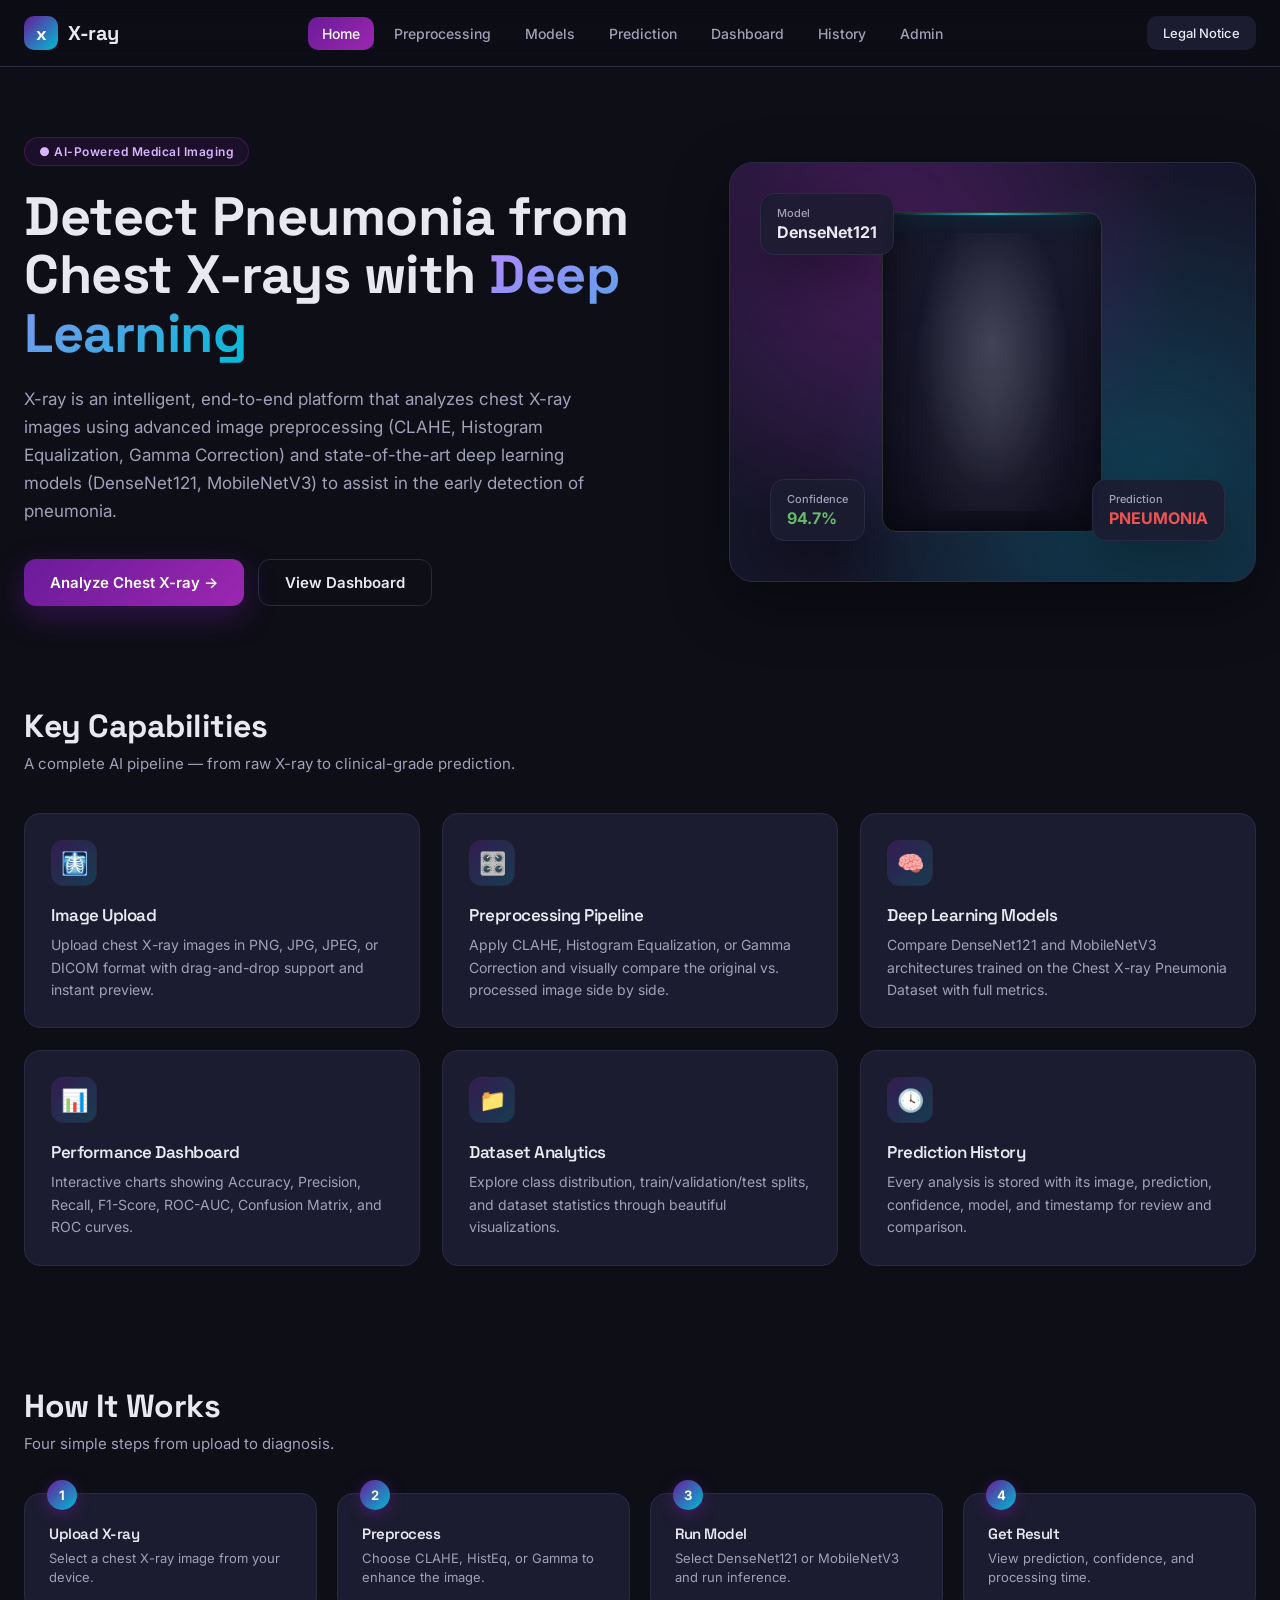
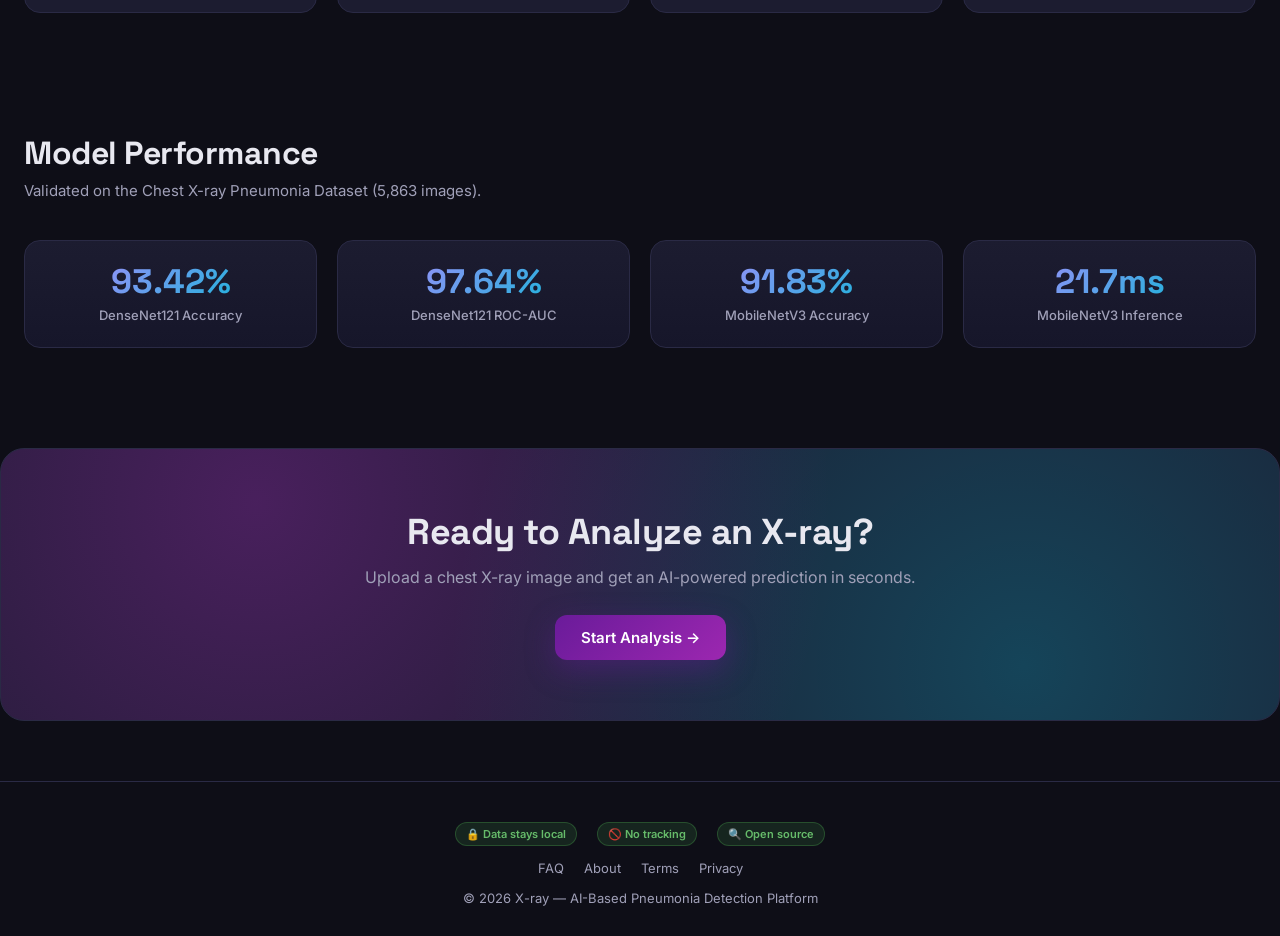
<file: x-ray/templates/index.html>
<!DOCTYPE html>
<html lang="en">

<head>
    <meta charset="utf-8">
    <title>X-ray </title>
    <meta name="viewport" content="width=device-width, initial-scale=1">
    <meta name="description" content="AI-powered pneumonia detection and chest X-ray analysis platform.">

    <link rel="preconnect" href="https://fonts.googleapis.com">
    <link rel="preconnect" href="https://fonts.gstatic.com" crossorigin>
    <link href="https://fonts.googleapis.com/css2?family=Inter:wght@300;400;500;600;700;800&family=Space+Grotesk:wght@500;700&display=swap" rel="stylesheet">

    <style>
        :root {
            --primary: #6a1b9a;
            --primary-light: #9c27b0;
            --primary-dark: #4a148c;
            --accent: #00bcd4;
            --success: #4caf50;
            --danger: #f44336;
            --bg: #0e0e17;
            --bg-soft: #16162a;
            --bg-card: #1c1c30;
            --text: #e8e8f0;
            --text-soft: #a0a0b8;
            --border: #2a2a45;
            --shadow: 0 20px 60px rgba(0, 0, 0, 0.4);
            --radius: 16px;
        }

        * { box-sizing: border-box; }

        html, body {
            margin: 0;
            padding: 0;
            font-family: 'Inter', sans-serif;
            background: var(--bg);
            color: var(--text);
            min-height: 100vh;
            scroll-behavior: smooth;
        }

        h1, h2, h3, h4, .brand {
            font-family: 'Space Grotesk', 'Inter', sans-serif;
            letter-spacing: -0.5px;
        }

        a { color: var(--accent); text-decoration: none; }
        a:hover { text-decoration: underline; }

        /* ---------- NAVBAR ---------- */
        .navbar {
            position: sticky;
            top: 0;
            z-index: 100;
            background: rgba(14, 14, 23, 0.85);
            backdrop-filter: blur(14px);
            border-bottom: 1px solid var(--border);
        }

        .navbar-inner {
            max-width: 1300px;
            margin: 0 auto;
            padding: 16px 24px;
            display: flex;
            align-items: center;
            justify-content: space-between;
            gap: 20px;
            flex-wrap: wrap;
        }

        .brand {
            display: flex;
            align-items: center;
            gap: 10px;
            font-size: 20px;
            font-weight: 700;
            color: var(--text);
        }

        .brand-logo {
            width: 34px;
            height: 34px;
            border-radius: 10px;
            background: linear-gradient(135deg, var(--primary), var(--accent));
            display: flex;
            align-items: center;
            justify-content: center;
            font-size: 18px;
            font-weight: 800;
            color: white;
        }

        .nav-links {
            display: flex;
            gap: 6px;
            flex-wrap: wrap;
        }

        .nav-links a {
            padding: 8px 14px;
            border-radius: 10px;
            font-size: 14px;
            font-weight: 500;
            color: var(--text-soft);
            transition: all 0.2s;
        }

        .nav-links a:hover {
            background: var(--bg-card);
            color: var(--text);
            text-decoration: none;
        }

        .nav-links a.active {
            background: linear-gradient(135deg, var(--primary), var(--primary-light));
            color: white;
        }

        .nav-btn {
            padding: 9px 16px;
            border-radius: 10px;
            border: none;
            background: var(--bg-card);
            color: var(--text);
            font-size: 13px;
            font-weight: 500;
            cursor: pointer;
            font-family: inherit;
            transition: all 0.2s;
        }

        .nav-btn:hover {
            background: var(--border);
        }

        /* ---------- HERO ---------- */
        .hero {
            max-width: 1300px;
            margin: 0 auto;
            padding: 70px 24px 40px;
            display: grid;
            grid-template-columns: 1.1fr 0.9fr;
            gap: 60px;
            align-items: center;
        }

        .hero-badge {
            display: inline-flex;
            align-items: center;
            gap: 8px;
            padding: 6px 14px;
            border-radius: 999px;
            background: rgba(106, 27, 154, 0.15);
            border: 1px solid rgba(156, 39, 176, 0.3);
            color: #d8b4ff;
            font-size: 12px;
            font-weight: 600;
            margin-bottom: 22px;
            letter-spacing: 0.5px;
        }

        .hero h1 {
            font-size: 54px;
            line-height: 1.08;
            margin: 0 0 22px;
            font-weight: 800;
        }

        .hero h1 .grad {
            background: linear-gradient(135deg, #b388ff, #00bcd4);
            -webkit-background-clip: text;
            -webkit-text-fill-color: transparent;
            background-clip: text;
        }

        .hero p.lead {
            font-size: 17px;
            color: var(--text-soft);
            line-height: 1.65;
            margin: 0 0 34px;
            max-width: 560px;
        }

        .hero-actions {
            display: flex;
            gap: 14px;
            flex-wrap: wrap;
        }

        .btn {
            padding: 13px 26px;
            border-radius: 12px;
            font-size: 15px;
            font-weight: 600;
            border: none;
            cursor: pointer;
            font-family: inherit;
            transition: all 0.2s;
            display: inline-flex;
            align-items: center;
            gap: 8px;
        }

        .btn-primary {
            background: linear-gradient(135deg, var(--primary), var(--primary-light));
            color: white;
            box-shadow: 0 10px 30px rgba(106, 27, 154, 0.4);
        }

        .btn-primary:hover {
            transform: translateY(-2px);
            box-shadow: 0 14px 40px rgba(106, 27, 154, 0.55);
            text-decoration: none;
            color: white;
        }

        .btn-ghost {
            background: transparent;
            color: var(--text);
            border: 1px solid var(--border);
        }

        .btn-ghost:hover {
            background: var(--bg-card);
            text-decoration: none;
            color: var(--text);
        }

        /* ---------- HERO VISUAL ---------- */
        .hero-visual {
            position: relative;
            height: 420px;
            border-radius: 24px;
            background: radial-gradient(circle at 30% 20%, rgba(156, 39, 176, 0.35), transparent 60%),
                        radial-gradient(circle at 80% 80%, rgba(0, 188, 212, 0.25), transparent 60%),
                        var(--bg-soft);
            border: 1px solid var(--border);
            overflow: hidden;
            box-shadow: var(--shadow);
            display: flex;
            align-items: center;
            justify-content: center;
        }

        .xray-mock {
            width: 220px;
            height: 320px;
            border-radius: 14px;
            background: linear-gradient(180deg, #1b1b30 0%, #101020 100%);
            border: 1px solid #333;
            position: relative;
            overflow: hidden;
            box-shadow: inset 0 0 40px rgba(0,0,0,0.6);
        }

        .xray-mock::before {
            content: "";
            position: absolute;
            inset: 20px;
            border-radius: 10px;
            background: radial-gradient(ellipse at 50% 40%, rgba(200,200,220,0.20), transparent 60%),
                        radial-gradient(ellipse at 50% 65%, rgba(180,180,200,0.12), transparent 70%);
        }

        .scan-line {
            position: absolute;
            left: 0;
            right: 0;
            height: 2px;
            background: linear-gradient(90deg, transparent, var(--accent), transparent);
            animation: scan 2.6s linear infinite;
            box-shadow: 0 0 20px var(--accent);
        }

        @keyframes scan {
            0%   { top: 10%; }
            50%  { top: 90%; }
            100% { top: 10%; }
        }

        .floating-card {
            position: absolute;
            background: rgba(28, 28, 48, 0.9);
            backdrop-filter: blur(10px);
            border: 1px solid var(--border);
            border-radius: 14px;
            padding: 12px 16px;
            font-size: 12px;
            font-weight: 600;
            box-shadow: var(--shadow);
        }

        .floating-card .label {
            color: var(--text-soft);
            font-weight: 500;
            font-size: 11px;
            display: block;
            margin-bottom: 2px;
        }

        .floating-card .value {
            font-size: 16px;
            font-weight: 700;
        }

        .fc-1 { top: 30px; left: 30px; }
        .fc-2 { bottom: 40px; right: 30px; }
        .fc-3 { bottom: 40px; left: 40px; }

        .value.success { color: #66bb6a; }
        .value.danger  { color: #ef5350; }
        .value.accent  { color: var(--accent); }

        /* ---------- SECTIONS ---------- */
        .section {
            max-width: 1300px;
            margin: 0 auto;
            padding: 60px 24px;
        }

        .section-title {
            font-size: 32px;
            font-weight: 700;
            margin: 0 0 8px;
        }

        .section-sub {
            color: var(--text-soft);
            font-size: 15px;
            margin: 0 0 40px;
        }

        .cards-grid {
            display: grid;
            grid-template-columns: repeat(3, 1fr);
            gap: 22px;
        }

        .feature-card {
            background: var(--bg-card);
            border: 1px solid var(--border);
            border-radius: var(--radius);
            padding: 26px;
            transition: all 0.25s;
        }

        .feature-card:hover {
            transform: translateY(-4px);
            border-color: var(--primary-light);
            box-shadow: 0 20px 40px rgba(106, 27, 154, 0.25);
        }

        .feature-icon {
            width: 46px;
            height: 46px;
            border-radius: 12px;
            display: flex;
            align-items: center;
            justify-content: center;
            font-size: 22px;
            margin-bottom: 18px;
            background: linear-gradient(135deg, rgba(106,27,154,0.3), rgba(0,188,212,0.2));
            border: 1px solid var(--border);
        }

        .feature-card h3 {
            font-size: 17px;
            font-weight: 600;
            margin: 0 0 8px;
        }

        .feature-card p {
            font-size: 14px;
            color: var(--text-soft);
            line-height: 1.6;
            margin: 0;
        }

        /* ---------- WORKFLOW ---------- */
        .workflow {
            display: grid;
            grid-template-columns: repeat(4, 1fr);
            gap: 20px;
            margin-top: 30px;
        }

        .step {
            background: var(--bg-card);
            border: 1px solid var(--border);
            border-radius: var(--radius);
            padding: 24px;
            position: relative;
        }

        .step-num {
            position: absolute;
            top: -14px;
            left: 22px;
            width: 30px;
            height: 30px;
            border-radius: 50%;
            background: linear-gradient(135deg, var(--primary), var(--accent));
            display: flex;
            align-items: center;
            justify-content: center;
            font-weight: 700;
            font-size: 13px;
            color: white;
            box-shadow: 0 4px 14px rgba(106,27,154,0.5);
        }

        .step h4 {
            font-size: 15px;
            margin: 6px 0 6px;
            font-weight: 600;
        }

        .step p {
            font-size: 13px;
            color: var(--text-soft);
            margin: 0;
            line-height: 1.5;
        }

        /* ---------- STATS ---------- */
        .stats-row {
            display: grid;
            grid-template-columns: repeat(4, 1fr);
            gap: 20px;
            margin-top: 30px;
        }

        .stat-card {
            background: linear-gradient(180deg, var(--bg-card), var(--bg-soft));
            border: 1px solid var(--border);
            border-radius: var(--radius);
            padding: 24px;
            text-align: center;
        }

        .stat-card .num {
            font-size: 34px;
            font-weight: 800;
            background: linear-gradient(135deg, #b388ff, #00bcd4);
            -webkit-background-clip: text;
            -webkit-text-fill-color: transparent;
            background-clip: text;
            font-family: 'Space Grotesk', sans-serif;
            line-height: 1;
            margin-bottom: 8px;
        }

        .stat-card .lbl {
            font-size: 13px;
            color: var(--text-soft);
            font-weight: 500;
        }

        /* ---------- CTA ---------- */
        .cta {
            max-width: 1300px;
            margin: 40px auto;
            padding: 60px 40px;
            border-radius: 24px;
            background:
                radial-gradient(circle at 20% 20%, rgba(156, 39, 176, 0.35), transparent 55%),
                radial-gradient(circle at 80% 80%, rgba(0, 188, 212, 0.25), transparent 55%),
                var(--bg-card);
            border: 1px solid var(--border);
            text-align: center;
        }

        .cta h2 {
            font-size: 36px;
            margin: 0 0 12px;
            font-weight: 800;
        }

        .cta p {
            color: var(--text-soft);
            font-size: 16px;
            margin: 0 auto 28px;
            max-width: 600px;
        }

        /* ---------- FOOTER ---------- */
        .footer {
            border-top: 1px solid var(--border);
            margin-top: 60px;
            padding: 40px 24px 30px;
            text-align: center;
            color: var(--text-soft);
            font-size: 13px;
        }

        .footer .row {
            display: flex;
            justify-content: center;
            gap: 20px;
            flex-wrap: wrap;
            margin-bottom: 14px;
        }

        .footer a { color: var(--text-soft); }
        .footer a:hover { color: var(--text); text-decoration: none; }

        .badge {
            display: inline-block;
            padding: 4px 10px;
            border-radius: 999px;
            font-size: 11px;
            font-weight: 600;
            background: rgba(76, 175, 80, 0.15);
            color: #66bb6a;
            border: 1px solid rgba(76, 175, 80, 0.3);
        }

        /* ---------- MODAL ---------- */
        .modal-overlay {
            position: fixed;
            inset: 0;
            background: rgba(0, 0, 0, 0.75);
            backdrop-filter: blur(6px);
            display: none;
            align-items: center;
            justify-content: center;
            z-index: 999;
        }

        .modal-content {
            background: var(--bg-card);
            border: 1px solid var(--border);
            padding: 32px;
            width: 90%;
            max-width: 560px;
            border-radius: 20px;
            box-shadow: var(--shadow);
            position: relative;
            max-height: 85vh;
            overflow-y: auto;
        }

        .modal-content h2 {
            margin: 0 0 18px;
            font-size: 22px;
            color: #ef5350;
        }

        .modal-content p {
            font-size: 14px;
            color: var(--text-soft);
            line-height: 1.65;
            margin: 0 0 12px;
        }

        .close-btn {
            position: absolute;
            top: 16px;
            right: 16px;
            background: rgba(244, 67, 54, 0.15);
            color: #ef5350;
            border: 1px solid rgba(244, 67, 54, 0.3);
            padding: 6px 14px;
            border-radius: 10px;
            cursor: pointer;
            font-family: inherit;
            font-size: 13px;
            font-weight: 600;
        }

        .close-btn:hover { background: rgba(244, 67, 54, 0.25); }

        /* ---------- RESPONSIVE ---------- */
        @media (max-width: 1024px) {
            .hero { grid-template-columns: 1fr; gap: 40px; padding-top: 40px; }
            .hero h1 { font-size: 42px; }
            .hero-visual { height: 340px; }
            .cards-grid { grid-template-columns: repeat(2, 1fr); }
            .workflow { grid-template-columns: repeat(2, 1fr); }
            .stats-row { grid-template-columns: repeat(2, 1fr); }
        }

        @media (max-width: 640px) {
            .hero h1 { font-size: 34px; }
            .hero { padding: 40px 18px 20px; }
            .section { padding: 40px 18px; }
            .section-title { font-size: 24px; }
            .cards-grid, .workflow, .stats-row { grid-template-columns: 1fr; }
            .cta { padding: 40px 22px; }
            .cta h2 { font-size: 26px; }
            .navbar-inner { padding: 12px 16px; }
            .nav-links { display: none; }
        }
    </style>
</head>

<body>

    <!-- ============== NAVBAR ============== -->
    <nav class="navbar">
        <div class="navbar-inner">
            <a href="/" class="brand">
                <span class="brand-logo">x</span>
                X-ray
            </a>

            <div class="nav-links">
                <a href="/" class="active">Home</a>
                <a href="/preprocessing">Preprocessing</a>
                <a href="/model-selection">Models</a>
                <a href="/prediction">Prediction</a>
                <a href="/dashboard">Dashboard</a>
                <a href="/history">History</a>
                <a href="/admin">Admin</a>
            </div>

            <button class="nav-btn" onclick="showModal()">Legal Notice</button>
        </div>
    </nav>

    <!-- ============== HERO ============== -->
    <section class="hero">
        <div>
            <div class="hero-badge">● AI-Powered Medical Imaging</div>
            <h1>
                Detect Pneumonia from<br>
                Chest X-rays with <span class="grad">Deep Learning</span>
            </h1>
            <p class="lead">
                X-ray is an intelligent, end-to-end platform that analyzes chest X-ray images
                using advanced image preprocessing (CLAHE, Histogram Equalization, Gamma Correction)
                and state-of-the-art deep learning models (DenseNet121, MobileNetV3) to assist in the
                early detection of pneumonia.
            </p>

            <div class="hero-actions">
                <a href="/prediction" class="btn btn-primary">Analyze Chest X-ray →</a>
                <a href="/dashboard" class="btn btn-ghost">View Dashboard</a>
            </div>
        </div>

        <div class="hero-visual">
            <div class="xray-mock">
                <div class="scan-line"></div>
            </div>

            <div class="floating-card fc-1">
                <span class="label">Model</span>
                <span class="value">DenseNet121</span>
            </div>

            <div class="floating-card fc-2">
                <span class="label">Prediction</span>
                <span class="value danger">PNEUMONIA</span>
            </div>

            <div class="floating-card fc-3">
                <span class="label">Confidence</span>
                <span class="value success">94.7%</span>
            </div>
        </div>
    </section>

    <!-- ============== FEATURES ============== -->
    <section class="section">
        <h2 class="section-title">Key Capabilities</h2>
        <p class="section-sub">A complete AI pipeline — from raw X-ray to clinical-grade prediction.</p>

        <div class="cards-grid">
            <div class="feature-card">
                <div class="feature-icon">🩻</div>
                <h3>Image Upload</h3>
                <p>Upload chest X-ray images in PNG, JPG, JPEG, or DICOM format with drag-and-drop support and instant preview.</p>
            </div>

            <div class="feature-card">
                <div class="feature-icon">🎛️</div>
                <h3>Preprocessing Pipeline</h3>
                <p>Apply CLAHE, Histogram Equalization, or Gamma Correction and visually compare the original vs. processed image side by side.</p>
            </div>

            <div class="feature-card">
                <div class="feature-icon">🧠</div>
                <h3>Deep Learning Models</h3>
                <p>Compare DenseNet121 and MobileNetV3 architectures trained on the Chest X-ray Pneumonia Dataset with full metrics.</p>
            </div>

            <div class="feature-card">
                <div class="feature-icon">📊</div>
                <h3>Performance Dashboard</h3>
                <p>Interactive charts showing Accuracy, Precision, Recall, F1-Score, ROC-AUC, Confusion Matrix, and ROC curves.</p>
            </div>

            <div class="feature-card">
                <div class="feature-icon">📁</div>
                <h3>Dataset Analytics</h3>
                <p>Explore class distribution, train/validation/test splits, and dataset statistics through beautiful visualizations.</p>
            </div>

            <div class="feature-card">
                <div class="feature-icon">🕓</div>
                <h3>Prediction History</h3>
                <p>Every analysis is stored with its image, prediction, confidence, model, and timestamp for review and comparison.</p>
            </div>
        </div>
    </section>

    <!-- ============== WORKFLOW ============== -->
    <section class="section">
        <h2 class="section-title">How It Works</h2>
        <p class="section-sub">Four simple steps from upload to diagnosis.</p>

        <div class="workflow">
            <div class="step">
                <div class="step-num">1</div>
                <h4>Upload X-ray</h4>
                <p>Select a chest X-ray image from your device.</p>
            </div>
            <div class="step">
                <div class="step-num">2</div>
                <h4>Preprocess</h4>
                <p>Choose CLAHE, HistEq, or Gamma to enhance the image.</p>
            </div>
            <div class="step">
                <div class="step-num">3</div>
                <h4>Run Model</h4>
                <p>Select DenseNet121 or MobileNetV3 and run inference.</p>
            </div>
            <div class="step">
                <div class="step-num">4</div>
                <h4>Get Result</h4>
                <p>View prediction, confidence, and processing time.</p>
            </div>
        </div>
    </section>

    <!-- ============== STATS ============== -->
    <section class="section">
        <h2 class="section-title">Model Performance</h2>
        <p class="section-sub">Validated on the Chest X-ray Pneumonia Dataset (5,863 images).</p>

        <div class="stats-row">
            <div class="stat-card">
                <div class="num">93.42%</div>
                <div class="lbl">DenseNet121 Accuracy</div>
            </div>
            <div class="stat-card">
                <div class="num">97.64%</div>
                <div class="lbl">DenseNet121 ROC-AUC</div>
            </div>
            <div class="stat-card">
                <div class="num">91.83%</div>
                <div class="lbl">MobileNetV3 Accuracy</div>
            </div>
            <div class="stat-card">
                <div class="num">21.7ms</div>
                <div class="lbl">MobileNetV3 Inference</div>
            </div>
        </div>
    </section>

    <!-- ============== CTA ============== -->
    <section class="cta">
        <h2>Ready to Analyze an X-ray?</h2>
        <p>Upload a chest X-ray image and get an AI-powered prediction in seconds.</p>
        <a href="/prediction" class="btn btn-primary">Start Analysis →</a>
    </section>

    <!-- ============== FOOTER ============== -->
    <footer class="footer">
        <div class="row">
            <span class="badge">🔒 Data stays local</span>
            <span class="badge">🚫 No tracking</span>
            <span class="badge">🔍 Open source</span>
        </div>
        <div class="row">
            <a href="/faq">FAQ</a>
            <a href="/about">About</a>
            <a href="https://policies.google.com/terms" target="_blank">Terms</a>
            <a href="https://policies.google.com/privacy" target="_blank">Privacy</a>
        </div>
        <p style="margin:0;">© 2026 X-ray — AI-Based Pneumonia Detection Platform</p>
    </footer>

    <!-- ============== MODAL ============== -->
    <div id="modal" class="modal-overlay">
        <div class="modal-content">
            <button class="close-btn" onclick="closeModal()">Close</button>
            <h2>Legal Notice</h2>
            <p>
                This platform provides automated analysis of uploaded medical images only.
                The results are for guidance purposes and do not replace an examination performed by a specialist doctor.
            </p>
            <p>
                By using the site, you agree that the results are for informational purposes only.
                The development team cannot be held responsible for actions taken based on these results.
            </p>
            <p>
                This site does not collect users' personal data and may only share data within the framework of legal obligations.
            </p>
            <p>
                The site only provides analysis of medical images and therefore does not in any way aim for
                treatment, diagnosis, or medical intervention.
            </p>
            <p>
                <strong>Legal Responsibility:</strong> The site aims only to provide information to the user.
                By using this site, the user accepts that the site should not be used for the purpose of providing
                medical advice, treatment, or diagnosis. The development team cannot be held responsible for any
                damage or loss that may arise as a result of using the site.
            </p>
        </div>
    </div>

    <script>
        function showModal() {
            document.getElementById('modal').style.display = 'flex';
        }
        function closeModal() {
            document.getElementById('modal').style.display = 'none';
        }
        document.getElementById('modal').addEventListener('click', function (e) {
            if (e.target === this) closeModal();
        });
    </script>

</body>
</html>
</file>
